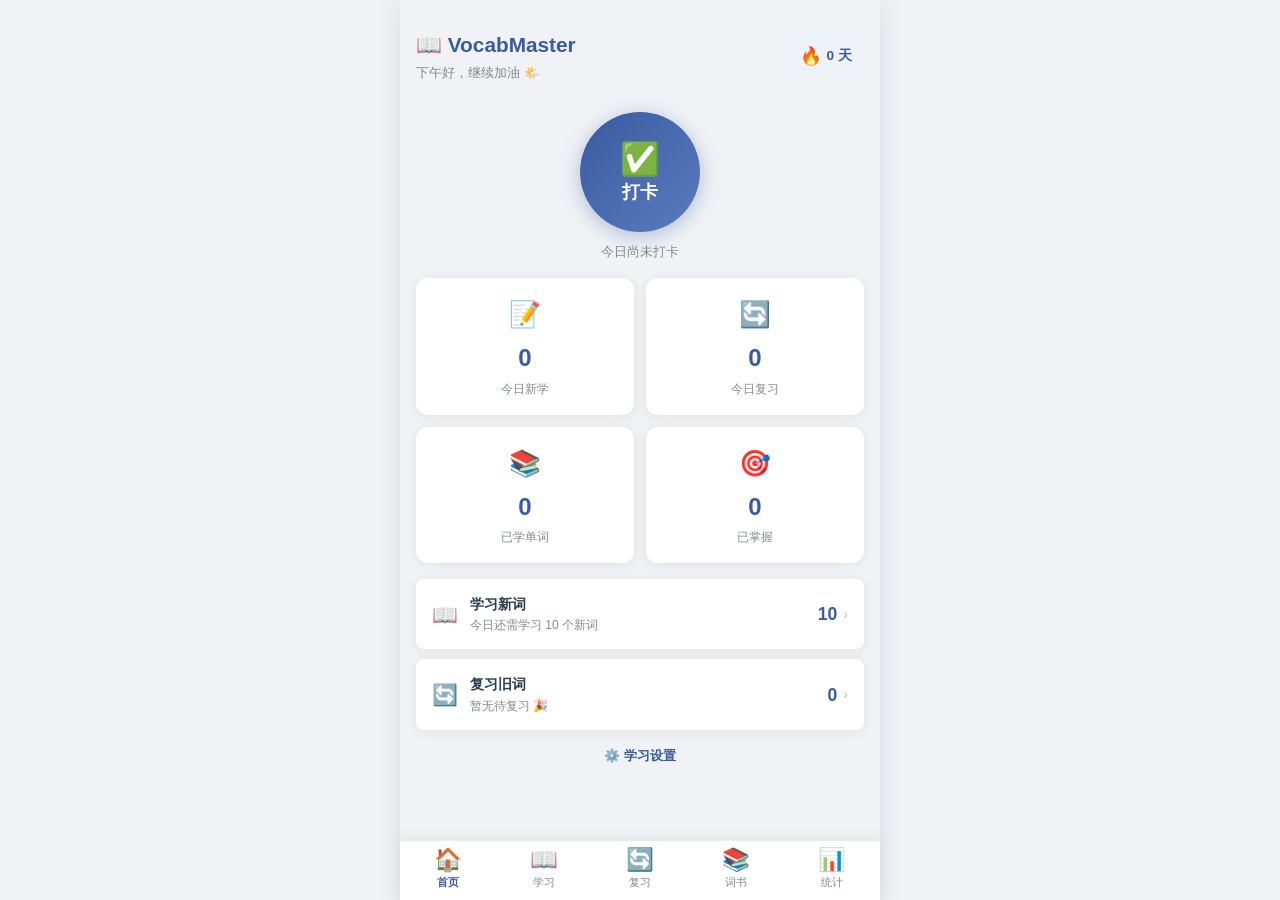
<file: vocab-master.html>
<!DOCTYPE html>
<html lang="zh-CN">
<head>
<meta charset="UTF-8">
<meta name="viewport" content="width=device-width, initial-scale=1.0, maximum-scale=1.0, user-scalable=no">
<title>VocabMaster - 智能英语单词学习</title>
<style>
/* ========== Reset & Base ========== */
*{margin:0;padding:0;box-sizing:border-box}
html{font-size:16px;-webkit-text-size-adjust:100%}
body{font-family:-apple-system,BlinkMacSystemFont,'Segoe UI','PingFang SC','Hiragino Sans GB','Microsoft YaHei',sans-serif;background:#f0f2f5;color:#2c3e50;line-height:1.6;min-height:100vh;overflow-x:hidden}
a{text-decoration:none;color:inherit}
button{border:none;cursor:pointer;font-family:inherit;font-size:inherit}
input{font-family:inherit;font-size:inherit}
ul,ol{list-style:none}

/* ========== CSS Variables ========== */
:root{
  --primary:#3a5ba0;
  --primary-light:#5a7bc0;
  --primary-dark:#2a4580;
  --primary-bg:#eef2f9;
  --success:#27ae60;
  --success-light:#2ecc71;
  --warning:#e67e22;
  --danger:#e74c3c;
  --info:#3498db;
  --bg:#f0f2f5;
  --card:#ffffff;
  --text:#2c3e50;
  --text-secondary:#7f8c8d;
  --text-muted:#bdc3c7;
  --border:#e8ecf1;
  --shadow:0 2px 12px rgba(44,62,80,0.08);
  --shadow-lg:0 4px 24px rgba(44,62,80,0.12);
  --radius:12px;
  --radius-sm:8px;
  --nav-height:60px;
}

/* ========== Layout ========== */
.app-container{max-width:480px;margin:0 auto;min-height:100vh;background:var(--bg);position:relative}
.page{display:none;padding:16px;padding-bottom:calc(var(--nav-height) + 24px);min-height:100vh;animation:fadeIn .3s ease}
.page.active{display:block}
@keyframes fadeIn{from{opacity:0;transform:translateY(8px)}to{opacity:1;transform:translateY(0)}}

/* ========== Top Bar ========== */
.top-bar{display:flex;align-items:center;justify-content:space-between;padding:12px 0;margin-bottom:16px}
.top-bar h1{font-size:1.3rem;font-weight:700;color:var(--primary)}
.top-bar .subtitle{font-size:.8rem;color:var(--text-secondary);margin-top:2px}
.streak-badge{display:flex;align-items:center;gap:4px;background:var(--primary-bg);padding:6px 12px;border-radius:20px;font-size:.85rem;font-weight:600;color:var(--primary)}
.streak-badge .fire{font-size:1.1rem}

/* ========== Bottom Navigation ========== */
.bottom-nav{position:fixed;bottom:0;left:50%;transform:translateX(-50%);width:100%;max-width:480px;height:var(--nav-height);background:var(--card);display:flex;align-items:center;justify-content:space-around;box-shadow:0 -2px 12px rgba(0,0,0,0.06);z-index:100;border-top:1px solid var(--border)}
.nav-item{display:flex;flex-direction:column;align-items:center;gap:2px;padding:6px 12px;border-radius:var(--radius-sm);transition:all .2s;cursor:pointer;-webkit-tap-highlight-color:transparent}
.nav-item .nav-icon{font-size:1.4rem;line-height:1}
.nav-item .nav-label{font-size:.7rem;color:var(--text-secondary);font-weight:500}
.nav-item.active{color:var(--primary)}
.nav-item.active .nav-label{color:var(--primary);font-weight:600}
.nav-item .nav-badge{position:absolute;top:2px;right:2px;background:var(--danger);color:#fff;font-size:.6rem;min-width:16px;height:16px;border-radius:8px;display:flex;align-items:center;justify-content:center;font-weight:600}
.nav-item{position:relative}

/* ========== Card ========== */
.card{background:var(--card);border-radius:var(--radius);padding:20px;box-shadow:var(--shadow);margin-bottom:16px}
.card-title{font-size:1rem;font-weight:600;color:var(--text);margin-bottom:12px;display:flex;align-items:center;gap:8px}

/* ========== Buttons ========== */
.btn{display:inline-flex;align-items:center;justify-content:center;gap:6px;padding:10px 20px;border-radius:var(--radius-sm);font-weight:600;font-size:.9rem;transition:all .2s;-webkit-tap-highlight-color:transparent}
.btn-primary{background:var(--primary);color:#fff}
.btn-primary:hover{background:var(--primary-light)}
.btn-primary:active{transform:scale(.97)}
.btn-success{background:var(--success);color:#fff}
.btn-warning{background:var(--warning);color:#fff}
.btn-danger{background:var(--danger);color:#fff}
.btn-outline{background:transparent;border:2px solid var(--primary);color:var(--primary)}
.btn-ghost{background:transparent;color:var(--primary);padding:8px 12px}
.btn-lg{padding:14px 28px;font-size:1rem;border-radius:var(--radius)}
.btn-sm{padding:6px 14px;font-size:.8rem}
.btn-block{width:100%;justify-content:center}
.btn:disabled{opacity:.5;cursor:not-allowed;transform:none!important}
.btn-group{display:flex;gap:8px;flex-wrap:wrap}

/* ========== Progress Bar ========== */
.progress-bar{height:8px;background:var(--border);border-radius:4px;overflow:hidden}
.progress-bar .fill{height:100%;border-radius:4px;transition:width .5s ease;background:linear-gradient(90deg,var(--primary),var(--primary-light))}
.progress-text{font-size:.8rem;color:var(--text-secondary);margin-top:4px}

/* ========== Dashboard ========== */
.dashboard-stats{display:grid;grid-template-columns:1fr 1fr;gap:12px;margin-bottom:16px}
.stat-card{background:var(--card);border-radius:var(--radius);padding:16px;box-shadow:var(--shadow);text-align:center}
.stat-card .stat-icon{font-size:1.6rem;margin-bottom:4px}
.stat-card .stat-value{font-size:1.5rem;font-weight:700;color:var(--primary)}
.stat-card .stat-label{font-size:.75rem;color:var(--text-secondary);margin-top:2px}

.checkin-section{text-align:center;margin-bottom:16px}
.checkin-btn{width:120px;height:120px;border-radius:50%;background:linear-gradient(135deg,var(--primary),var(--primary-light));color:#fff;font-size:1.1rem;font-weight:700;display:flex;flex-direction:column;align-items:center;justify-content:center;margin:0 auto;box-shadow:0 4px 20px rgba(58,91,160,0.35);transition:all .3s;cursor:pointer;border:none}
.checkin-btn:hover{transform:scale(1.05);box-shadow:0 6px 28px rgba(58,91,160,0.45)}
.checkin-btn:active{transform:scale(.95)}
.checkin-btn.checked{background:linear-gradient(135deg,var(--success),var(--success-light));box-shadow:0 4px 20px rgba(39,174,96,0.35)}
.checkin-btn .checkin-icon{font-size:2rem;margin-bottom:2px}

.today-tasks{display:flex;flex-direction:column;gap:10px}
.task-item{display:flex;align-items:center;justify-content:space-between;padding:14px 16px;background:var(--card);border-radius:var(--radius-sm);box-shadow:var(--shadow);cursor:pointer;transition:all .2s;-webkit-tap-highlight-color:transparent}
.task-item:hover{transform:translateX(4px)}
.task-item:active{transform:scale(.98)}
.task-left{display:flex;align-items:center;gap:12px}
.task-left .task-icon{font-size:1.3rem}
.task-info .task-name{font-weight:600;font-size:.9rem}
.task-info .task-desc{font-size:.75rem;color:var(--text-secondary)}
.task-right{display:flex;align-items:center;gap:6px}
.task-count{font-size:1.1rem;font-weight:700;color:var(--primary)}
.task-arrow{color:var(--text-muted);font-size:.9rem}

/* ========== Learning Page ========== */
.learn-header{display:flex;align-items:center;justify-content:space-between;margin-bottom:16px}
.learn-progress{font-size:.85rem;color:var(--text-secondary)}
.learn-close{width:36px;height:36px;border-radius:50%;background:var(--border);display:flex;align-items:center;justify-content:center;cursor:pointer;font-size:1.1rem;transition:all .2s}
.learn-close:hover{background:#ddd}

.word-card-container{perspective:1000px;margin-bottom:20px}
.word-card{background:var(--card);border-radius:var(--radius);box-shadow:var(--shadow-lg);min-height:340px;padding:28px 24px;position:relative;transition:transform .6s;transform-style:preserve-3d;cursor:pointer}
.word-card.flipped{transform:rotateY(180deg)}
.word-card .front,.word-card .back{backface-visibility:hidden}
.word-card .back{transform:rotateY(180deg);position:absolute;top:0;left:0;width:100%;height:100%;padding:28px 24px;display:flex;flex-direction:column;justify-content:center}

.word-main{text-align:center;margin-bottom:20px}
.word-text{font-size:2.2rem;font-weight:700;color:var(--text);margin-bottom:6px;letter-spacing:1px}
.word-phonetic{font-size:1rem;color:var(--text-secondary);font-style:italic;margin-bottom:8px}
.word-pos{display:inline-block;padding:2px 10px;background:var(--primary-bg);color:var(--primary);border-radius:12px;font-size:.8rem;font-weight:500}
.word-speak-btn{display:inline-flex;align-items:center;justify-content:center;width:44px;height:44px;border-radius:50%;background:var(--primary-bg);color:var(--primary);font-size:1.3rem;cursor:pointer;transition:all .2s;margin-top:8px;border:none}
.word-speak-btn:hover{background:var(--primary);color:#fff}
.word-speak-btn:active{transform:scale(.9)}
.word-speak-btn.speaking{animation:pulse 1s infinite}
@keyframes pulse{0%,100%{transform:scale(1)}50%{transform:scale(1.1)}}

.word-detail{margin-top:16px}
.word-definition{font-size:1.2rem;font-weight:600;color:var(--text);margin-bottom:12px;padding:12px;background:var(--primary-bg);border-radius:var(--radius-sm);border-left:4px solid var(--primary)}
.word-example{font-size:.9rem;color:var(--text-secondary);line-height:1.7}
.word-example .en{font-style:italic;color:var(--text);margin-bottom:4px}
.word-example .zh{font-size:.85rem}

.learn-actions{display:flex;gap:10px;margin-top:20px}
.learn-actions .btn{flex:1}

.tap-hint{text-align:center;font-size:.8rem;color:var(--text-muted);margin-top:12px;animation:blink 2s infinite}
@keyframes blink{0%,100%{opacity:1}50%{opacity:.4}}

/* ========== Review Page ========== */
.review-mode-selector{display:flex;flex-direction:column;gap:12px;margin-bottom:20px}
.mode-card{display:flex;align-items:center;gap:14px;padding:16px;background:var(--card);border-radius:var(--radius);box-shadow:var(--shadow);cursor:pointer;transition:all .2s;-webkit-tap-highlight-color:transparent;border:2px solid transparent}
.mode-card:hover{border-color:var(--primary-light);transform:translateY(-2px)}
.mode-card:active{transform:scale(.98)}
.mode-card .mode-icon{font-size:2rem;width:48px;text-align:center}
.mode-card .mode-info .mode-name{font-weight:600;font-size:.95rem}
.mode-card .mode-info .mode-desc{font-size:.78rem;color:var(--text-secondary)}
.mode-card .mode-count{margin-left:auto;font-size:.85rem;color:var(--primary);font-weight:600;white-space:nowrap}

.review-header{display:flex;align-items:center;justify-content:space-between;margin-bottom:12px;padding:0 4px}
.review-count{font-size:.85rem;color:var(--text-secondary)}

.review-card{background:var(--card);border-radius:var(--radius);box-shadow:var(--shadow-lg);padding:24px;margin-bottom:16px}
.review-question{font-size:1.3rem;font-weight:700;text-align:center;margin-bottom:24px;min-height:50px;display:flex;align-items:center;justify-content:center}
.review-question .phonetic-hint{font-size:.9rem;color:var(--text-secondary);font-weight:400;display:block;margin-top:4px}

.choices{display:flex;flex-direction:column;gap:10px}
.choice-btn{padding:14px 16px;background:var(--bg);border:2px solid var(--border);border-radius:var(--radius-sm);text-align:left;font-size:.9rem;cursor:pointer;transition:all .2s;-webkit-tap-highlight-color:transparent}
.choice-btn:hover{border-color:var(--primary-light);background:var(--primary-bg)}
.choice-btn:active{transform:scale(.98)}
.choice-btn.correct{border-color:var(--success);background:#e8f8f0;color:var(--success)}
.choice-btn.wrong{border-color:var(--danger);background:#fde8e8;color:var(--danger)}
.choice-btn .choice-label{display:inline-block;width:24px;height:24px;border-radius:50%;background:var(--border);text-align:center;line-height:24px;font-size:.75rem;font-weight:600;margin-right:10px}
.choice-btn.correct .choice-label{background:var(--success);color:#fff}
.choice-btn.wrong .choice-label{background:var(--danger);color:#fff}

.spelling-input{display:flex;gap:6px;justify-content:center;flex-wrap:wrap;margin-bottom:16px}
.spelling-input input{width:100%;padding:14px 16px;font-size:1.2rem;border:2px solid var(--border);border-radius:var(--radius-sm);text-align:center;letter-spacing:2px;outline:none;transition:border-color .2s}
.spelling-input input:focus{border-color:var(--primary)}
.spelling-input input.correct{border-color:var(--success);background:#e8f8f0}
.spelling-input input.wrong{border-color:var(--danger);background:#fde8e8}

.review-feedback{text-align:center;padding:16px;border-radius:var(--radius-sm);margin-top:12px;animation:fadeIn .3s}
.review-feedback.correct{background:#e8f8f0;color:var(--success)}
.review-feedback.wrong{background:#fde8e8;color:var(--danger)}
.review-feedback .feedback-word{font-size:1.1rem;font-weight:700;margin-bottom:4px}
.review-feedback .feedback-def{font-size:.85rem;opacity:.8}

.listen-btn-large{display:flex;flex-direction:column;align-items:center;justify-content:center;gap:8px;padding:32px;background:var(--primary-bg);border-radius:var(--radius);cursor:pointer;transition:all .2s;margin-bottom:20px;border:none;width:100%}
.listen-btn-large:hover{background:var(--primary);color:#fff}
.listen-btn-large .listen-icon{font-size:3rem}
.listen-btn-large .listen-text{font-size:.9rem;font-weight:500}

/* ========== Word Books Page ========== */
.book-card{display:flex;align-items:center;gap:16px;padding:18px;background:var(--card);border-radius:var(--radius);box-shadow:var(--shadow);margin-bottom:12px;cursor:pointer;transition:all .2s;border:2px solid transparent;-webkit-tap-highlight-color:transparent}
.book-card:hover{border-color:var(--primary-light);transform:translateY(-1px)}
.book-card.active{border-color:var(--primary);background:var(--primary-bg)}
.book-card .book-icon{font-size:2.2rem;width:52px;text-align:center}
.book-card .book-info{flex:1}
.book-card .book-name{font-weight:700;font-size:1rem;margin-bottom:2px}
.book-card .book-desc{font-size:.78rem;color:var(--text-secondary);margin-bottom:6px}
.book-card .book-progress{font-size:.75rem;color:var(--text-secondary)}
.book-card .book-status{font-size:.75rem;padding:3px 10px;border-radius:12px;font-weight:600;white-space:nowrap}
.book-card .book-status.using{background:var(--primary);color:#fff}
.book-card .book-status.completed{background:var(--success);color:#fff}

/* ========== Statistics Page ========== */
.stats-overview{display:grid;grid-template-columns:repeat(3,1fr);gap:10px;margin-bottom:16px}
.stats-overview .stat-item{text-align:center;padding:14px 8px;background:var(--card);border-radius:var(--radius-sm);box-shadow:var(--shadow)}
.stats-overview .stat-item .stat-val{font-size:1.3rem;font-weight:700;color:var(--primary)}
.stats-overview .stat-item .stat-lbl{font-size:.7rem;color:var(--text-secondary);margin-top:2px}

.mastery-distribution{display:flex;height:24px;border-radius:12px;overflow:hidden;margin:8px 0}
.mastery-distribution .seg{transition:width .5s ease;min-width:2px}
.mastery-distribution .seg.new{background:var(--text-muted)}
.mastery-distribution .seg.learning{background:var(--warning)}
.mastery-distribution .seg.familiar{background:var(--info)}
.mastery-distribution .seg.mastered{background:var(--success)}
.mastery-legend{display:flex;flex-wrap:wrap;gap:12px;margin-top:8px;font-size:.78rem}
.mastery-legend .legend-item{display:flex;align-items:center;gap:4px}
.mastery-legend .legend-dot{width:10px;height:10px;border-radius:50%}
.mastery-legend .legend-dot.new{background:var(--text-muted)}
.mastery-legend .legend-dot.learning{background:var(--warning)}
.mastery-legend .legend-dot.familiar{background:var(--info)}
.mastery-legend .legend-dot.mastered{background:var(--success)}

.calendar-section{margin-top:16px}
.calendar-header{display:flex;align-items:center;justify-content:space-between;margin-bottom:12px}
.calendar-header .month-title{font-weight:600;font-size:.95rem}
.calendar-header button{width:32px;height:32px;border-radius:50%;background:var(--bg);border:none;cursor:pointer;font-size:1rem;display:flex;align-items:center;justify-content:center;transition:all .2s}
.calendar-header button:hover{background:var(--primary-bg);color:var(--primary)}
.calendar-grid{display:grid;grid-template-columns:repeat(7,1fr);gap:4px;text-align:center}
.calendar-grid .day-label{font-size:.7rem;color:var(--text-muted);padding:4px 0;font-weight:500}
.calendar-grid .day-cell{aspect-ratio:1;display:flex;align-items:center;justify-content:center;font-size:.78rem;border-radius:50%;cursor:default;transition:all .2s}
.calendar-grid .day-cell.empty{cursor:default}
.calendar-grid .day-cell.checked{background:var(--success);color:#fff;font-weight:600}
.calendar-grid .day-cell.today{border:2px solid var(--primary);font-weight:600}

.daily-chart{display:flex;align-items:flex-end;gap:4px;height:80px;margin-top:8px;padding:0 4px}
.daily-chart .chart-bar{flex:1;background:var(--primary);border-radius:4px 4px 0 0;min-width:8px;transition:height .5s ease;position:relative}
.daily-chart .chart-bar:hover{background:var(--primary-light)}
.daily-chart .chart-labels{display:flex;gap:4px;padding:0 4px;margin-top:4px}
.daily-chart .chart-labels span{flex:1;text-align:center;font-size:.6rem;color:var(--text-muted)}

/* ========== Settings Modal ========== */
.modal-overlay{position:fixed;top:0;left:0;right:0;bottom:0;background:rgba(0,0,0,.5);z-index:200;display:none;align-items:center;justify-content:center;padding:20px}
.modal-overlay.show{display:flex}
.modal{background:var(--card);border-radius:var(--radius);padding:24px;max-width:400px;width:100%;max-height:80vh;overflow-y:auto;animation:modalIn .3s ease}
@keyframes modalIn{from{opacity:0;transform:scale(.9)}to{opacity:1;transform:scale(1)}}
.modal h2{font-size:1.1rem;margin-bottom:16px;display:flex;align-items:center;gap:8px}
.modal .setting-item{display:flex;align-items:center;justify-content:space-between;padding:12px 0;border-bottom:1px solid var(--border)}
.modal .setting-item:last-child{border-bottom:none}
.modal .setting-label{font-size:.9rem;font-weight:500}
.modal .setting-label small{display:block;font-size:.75rem;color:var(--text-secondary);font-weight:400;margin-top:2px}
.modal .setting-control input[type="number"]{width:60px;padding:6px 8px;border:1px solid var(--border);border-radius:var(--radius-sm);text-align:center;font-size:.9rem}
.modal .close-btn{width:100%;margin-top:16px}

/* ========== Toast ========== */
.toast{position:fixed;top:20px;left:50%;transform:translateX(-50%);background:var(--text);color:#fff;padding:10px 20px;border-radius:var(--radius-sm);font-size:.85rem;z-index:300;animation:toastIn .3s ease;max-width:90%;text-align:center}
@keyframes toastIn{from{opacity:0;transform:translate(-50%,-20px)}to{opacity:1;transform:translate(-50%,0)}}

/* ========== Empty State ========== */
.empty-state{text-align:center;padding:40px 20px;color:var(--text-secondary)}
.empty-state .empty-icon{font-size:3rem;margin-bottom:12px}
.empty-state .empty-text{font-size:.95rem;margin-bottom:16px}

/* ========== Completion ========== */
.completion-screen{text-align:center;padding:40px 20px}
.completion-screen .completion-icon{font-size:4rem;margin-bottom:16px}
.completion-screen h2{font-size:1.4rem;color:var(--primary);margin-bottom:8px}
.completion-screen .completion-stats{display:flex;justify-content:center;gap:24px;margin:20px 0}
.completion-screen .completion-stat{text-align:center}
.completion-screen .completion-stat .val{font-size:1.5rem;font-weight:700;color:var(--primary)}
.completion-screen .completion-stat .lbl{font-size:.75rem;color:var(--text-secondary)}

/* ========== Responsive ========== */
@media(min-width:481px){
  .app-container{box-shadow:var(--shadow-lg)}
}
@media(max-width:360px){
  .word-text{font-size:1.8rem}
  .dashboard-stats{grid-template-columns:1fr 1fr}
  .stats-overview{grid-template-columns:repeat(3,1fr)}
}

/* ========== Scrollbar ========== */
::-webkit-scrollbar{width:4px}
::-webkit-scrollbar-track{background:transparent}
::-webkit-scrollbar-thumb{background:var(--border);border-radius:2px}

/* ========== Loading ========== */
.loading-spinner{width:32px;height:32px;border:3px solid var(--border);border-top-color:var(--primary);border-radius:50%;animation:spin .8s linear infinite;margin:20px auto}
@keyframes spin{to{transform:rotate(360deg)}}

/* ========== Review result card ========== */
.result-card{background:var(--card);border-radius:var(--radius);padding:16px;margin-bottom:10px;display:flex;align-items:center;gap:12px;box-shadow:var(--shadow)}
.result-card .result-word{font-weight:700;font-size:1rem;flex:1}
.result-card .result-status{padding:3px 10px;border-radius:12px;font-size:.75rem;font-weight:600}
.result-card .result-status.mastered{background:#e8f8f0;color:var(--success)}
.result-card .result-status.learning{background:#fef3e2;color:var(--warning)}
.result-card .result-status.new{background:#f0f0f0;color:var(--text-secondary)}
</style>
</head>
<body>

<!-- ========== App Container ========== -->
<div class="app-container" id="app">

  <!-- ===== Dashboard Page ===== -->
  <div class="page active" id="page-dashboard">
    <div class="top-bar">
      <div>
        <h1>📖 VocabMaster</h1>
        <div class="subtitle" id="greeting-text">今天也要加油哦</div>
      </div>
      <div class="streak-badge" id="streak-badge">
        <span class="fire">🔥</span>
        <span id="streak-count">0</span>天
      </div>
    </div>

    <div class="checkin-section">
      <button class="checkin-btn" id="checkin-btn" onclick="handleCheckin()">
        <span class="checkin-icon">✅</span>
        <span id="checkin-text">打卡</span>
      </button>
      <div style="margin-top:10px;font-size:.8rem;color:var(--text-secondary)" id="checkin-status">今日尚未打卡</div>
    </div>

    <div class="dashboard-stats">
      <div class="stat-card">
        <div class="stat-icon">📝</div>
        <div class="stat-value" id="stat-new">0</div>
        <div class="stat-label">今日新学</div>
      </div>
      <div class="stat-card">
        <div class="stat-icon">🔄</div>
        <div class="stat-value" id="stat-review">0</div>
        <div class="stat-label">今日复习</div>
      </div>
      <div class="stat-card">
        <div class="stat-icon">📚</div>
        <div class="stat-value" id="stat-total">0</div>
        <div class="stat-label">已学单词</div>
      </div>
      <div class="stat-card">
        <div class="stat-icon">🎯</div>
        <div class="stat-value" id="stat-mastered">0</div>
        <div class="stat-label">已掌握</div>
      </div>
    </div>

    <div class="today-tasks">
      <div class="task-item" onclick="startLearning()">
        <div class="task-left">
          <span class="task-icon">📖</span>
          <div class="task-info">
            <div class="task-name">学习新词</div>
            <div class="task-desc" id="task-new-desc">继续加油</div>
          </div>
        </div>
        <div class="task-right">
          <span class="task-count" id="task-new-count">0</span>
          <span class="task-arrow">›</span>
        </div>
      </div>
      <div class="task-item" onclick="navigateTo('review')">
        <div class="task-left">
          <span class="task-icon">🔄</span>
          <div class="task-info">
            <div class="task-name">复习旧词</div>
            <div class="task-desc" id="task-review-desc">暂无待复习</div>
          </div>
        </div>
        <div class="task-right">
          <span class="task-count" id="task-review-count">0</span>
          <span class="task-arrow">›</span>
        </div>
      </div>
    </div>

    <div style="margin-top:12px;text-align:center">
      <button class="btn btn-ghost btn-sm" onclick="showSettings()">⚙️ 学习设置</button>
    </div>
  </div>

  <!-- ===== Learning Page ===== -->
  <div class="page" id="page-learn">
    <div class="learn-header">
      <div class="learn-progress" id="learn-progress">1 / 10</div>
      <div class="learn-close" onclick="exitLearning()">✕</div>
    </div>
    <div class="progress-bar" style="margin-bottom:16px">
      <div class="fill" id="learn-progress-bar" style="width:10%"></div>
    </div>

    <div class="word-card-container" id="learn-card-container">
      <!-- Word card will be rendered here -->
    </div>

    <div id="learn-actions-container">
      <!-- Action buttons will be rendered here -->
    </div>
  </div>

  <!-- ===== Review Page ===== -->
  <div class="page" id="page-review">
    <div class="top-bar">
      <div><h1>🔄 复习</h1></div>
      <button class="btn btn-ghost btn-sm" id="review-back-btn" onclick="exitReview()" style="display:none">返回</button>
    </div>

    <div id="review-mode-select">
      <p style="font-size:.85rem;color:var(--text-secondary);margin-bottom:12px">选择复习模式</p>
      <div class="review-mode-selector" id="review-modes">
        <!-- Mode cards rendered here -->
      </div>
    </div>

    <div id="review-session" style="display:none">
      <div class="review-header">
        <span class="review-count" id="review-count">1 / 10</span>
        <div class="progress-bar" style="width:120px">
          <div class="fill" id="review-progress-bar" style="width:10%"></div>
        </div>
      </div>
      <div id="review-card-area">
        <!-- Review card rendered here -->
      </div>
    </div>

    <div id="review-complete" style="display:none">
      <!-- Completion screen rendered here -->
    </div>
  </div>

  <!-- ===== Word Books Page ===== -->
  <div class="page" id="page-books">
    <div class="top-bar">
      <div><h1>📚 词书</h1></div>
    </div>
    <div id="books-list">
      <!-- Book cards rendered here -->
    </div>
  </div>

  <!-- ===== Statistics Page ===== -->
  <div class="page" id="page-stats">
    <div class="top-bar">
      <div><h1>📊 统计</h1></div>
    </div>

    <div class="stats-overview" id="stats-overview">
      <!-- Stats overview rendered here -->
    </div>

    <div class="card">
      <div class="card-title">🎯 掌握程度分布</div>
      <div class="mastery-distribution" id="mastery-bar"></div>
      <div class="mastery-legend" id="mastery-legend"></div>
    </div>

    <div class="card">
      <div class="card-title">📅 学习日历</div>
      <div class="calendar-section">
        <div class="calendar-header">
          <button onclick="changeMonth(-1)">◀</button>
          <span class="month-title" id="calendar-month"></span>
          <button onclick="changeMonth(1)">▶</button>
        </div>
        <div class="calendar-grid" id="calendar-grid"></div>
      </div>
    </div>

    <div class="card">
      <div class="card-title">📈 近7日学习量</div>
      <div class="daily-chart" id="daily-chart"></div>
      <div class="chart-labels" id="daily-chart-labels"></div>
    </div>
  </div>

</div>

<!-- ========== Bottom Navigation ========== -->
<div class="bottom-nav" id="bottom-nav">
  <div class="nav-item active" onclick="navigateTo('dashboard')" data-page="dashboard">
    <span class="nav-icon">🏠</span>
    <span class="nav-label">首页</span>
  </div>
  <div class="nav-item" onclick="navigateTo('learn')" data-page="learn">
    <span class="nav-icon">📖</span>
    <span class="nav-label">学习</span>
  </div>
  <div class="nav-item" onclick="navigateTo('review')" data-page="review">
    <span class="nav-icon">🔄</span>
    <span class="nav-label">复习</span>
  </div>
  <div class="nav-item" onclick="navigateTo('books')" data-page="books">
    <span class="nav-icon">📚</span>
    <span class="nav-label">词书</span>
  </div>
  <div class="nav-item" onclick="navigateTo('stats')" data-page="stats">
    <span class="nav-icon">📊</span>
    <span class="nav-label">统计</span>
  </div>
</div>

<!-- ========== Settings Modal ========== -->
<div class="modal-overlay" id="settings-modal">
  <div class="modal">
    <h2>⚙️ 学习设置</h2>
    <div class="setting-item">
      <div class="setting-label">每日新学单词数<small>每天学习的新单词数量</small></div>
      <div class="setting-control"><input type="number" id="setting-daily-new" min="5" max="50" value="10"></div>
    </div>
    <div class="setting-item">
      <div class="setting-label">每日复习上限<small>每天复习单词的最大数量</small></div>
      <div class="setting-control"><input type="number" id="setting-daily-review" min="10" max="100" value="30"></div>
    </div>
    <div class="setting-item">
      <div class="setting-label">🗑️ 重置学习数据<small>清除所有学习进度</small></div>
      <div class="setting-control"><button class="btn btn-danger btn-sm" onclick="resetAllData()">重置</button></div>
    </div>
    <button class="btn btn-primary btn-block close-btn" onclick="saveSettings()">保存</button>
  </div>
</div>

<script>
// ========================================================================
// ===== 词库数据 =====
// ========================================================================
const WORD_BOOKS = {
  'cet4': {
    id: 'cet4',
    name: 'CET-4 核心词汇',
    desc: '大学英语四级核心词汇，打好基础',
    icon: '📘',
    words: [
      {word:'abandon',phonetic:'/əˈbændən/',pos:'v.',def:'放弃；抛弃',ex:'He abandoned his plan to travel abroad.',exCn:'他放弃了出国旅行的计划。'},
      {word:'abstract',phonetic:'/ˈæbstrækt/',pos:'adj.',def:'抽象的 n. 摘要',ex:'The concept is too abstract for children.',exCn:'这个概念对孩子们来说太抽象了。'},
      {word:'academic',phonetic:'/ˌækəˈdemɪk/',pos:'adj.',def:'学术的；学院的',ex:'She has an outstanding academic record.',exCn:'她有着出色的学术成绩。'},
      {word:'accomplish',phonetic:'/əˈkɒmplɪʃ/',pos:'v.',def:'完成；实现',ex:'We accomplished the task ahead of schedule.',exCn:'我们提前完成了任务。'},
      {word:'acknowledge',phonetic:'/əkˈnɒlɪdʒ/',pos:'v.',def:'承认；确认',ex:'He acknowledged his mistake publicly.',exCn:'他公开承认了自己的错误。'},
      {word:'acquire',phonetic:'/əˈkwaɪər/',pos:'v.',def:'获得；习得',ex:'She acquired a taste for classical music.',exCn:'她培养了对古典音乐的品味。'},
      {word:'adequate',phonetic:'/ˈædɪkwət/',pos:'adj.',def:'充足的；适当的',ex:'The food supply is adequate for the winter.',exCn:'食物供应足够过冬。'},
      {word:'adjust',phonetic:'/əˈdʒʌst/',pos:'v.',def:'调整；适应',ex:'You need to adjust to the new environment.',exCn:'你需要适应新环境。'},
      {word:'advocate',phonetic:'/ˈædvəkeɪt/',pos:'v.',def:'提倡；主张 n. 提倡者',ex:'She advocates for equal rights.',exCn:'她倡导平等权利。'},
      {word:'afford',phonetic:'/əˈfɔːrd/',pos:'v.',def:'买得起；提供',ex:'I cannot afford a new car.',exCn:'我买不起新车。'},
      {word:'aggressive',phonetic:'/əˈɡresɪv/',pos:'adj.',def:'侵略的；好斗的',ex:'He took an aggressive approach to sales.',exCn:'他采取了积极的销售策略。'},
      {word:'allocate',phonetic:'/ˈæləkeɪt/',pos:'v.',def:'分配；拨出',ex:'The government allocated funds for education.',exCn:'政府拨出了教育经费。'},
      {word:'alter',phonetic:'/ˈɔːltər/',pos:'v.',def:'改变；修改',ex:'We need to alter our plans.',exCn:'我们需要修改计划。'},
      {word:'alternative',phonetic:'/ɔːlˈtɜːrnətɪv/',pos:'n.',def:'替代选择 adj. 替代的',ex:'Is there an alternative solution?',exCn:'有没有替代方案？'},
      {word:'ambiguous',phonetic:'/æmˈbɪɡjuəs/',pos:'adj.',def:'模糊的；含混的',ex:'His reply was deliberately ambiguous.',exCn:'他的回答故意含糊其辞。'},
      {word:'ambitious',phonetic:'/æmˈbɪʃəs/',pos:'adj.',def:'有抱负的；雄心勃勃的',ex:'She is ambitious and hardworking.',exCn:'她既有雄心又勤奋。'},
      {word:'analyze',phonetic:'/ˈænəlaɪz/',pos:'v.',def:'分析；解析',ex:'We need to analyze the data carefully.',exCn:'我们需要仔细分析数据。'},
      {word:'annual',phonetic:'/ˈænjuəl/',pos:'adj.',def:'每年的；年度的',ex:'The annual report is now available.',exCn:'年度报告现已发布。'},
      {word:'anticipate',phonetic:'/ænˈtɪsɪpeɪt/',pos:'v.',def:'预期；期望',ex:'We anticipate a busy holiday season.',exCn:'我们预期假期会很忙。'},
      {word:'apparent',phonetic:'/əˈpærənt/',pos:'adj.',def:'明显的；表面上的',ex:'It was apparent that she was tired.',exCn:'很明显她累了。'},
      {word:'appreciate',phonetic:'/əˈpriːʃieɪt/',pos:'v.',def:'欣赏；感激',ex:'I really appreciate your help.',exCn:'我非常感谢你的帮助。'},
      {word:'approach',phonetic:'/əˈprəʊtʃ/',pos:'v.',def:'接近 n. 方法',ex:'We need a new approach to this problem.',exCn:'我们需要用新方法解决这个问题。'},
      {word:'appropriate',phonetic:'/əˈprəʊpriət/',pos:'adj.',def:'适当的；恰当的',ex:'This dress is not appropriate for the occasion.',exCn:'这条裙子不适合这个场合。'},
      {word:'approve',phonetic:'/əˈpruːv/',pos:'v.',def:'批准；赞成',ex:'The committee approved the proposal.',exCn:'委员会批准了这项提案。'},
      {word:'arise',phonetic:'/əˈraɪz/',pos:'v.',def:'出现；产生',ex:'New problems may arise during the project.',exCn:'项目过程中可能出现新问题。'},
      {word:'artificial',phonetic:'/ˌɑːrtɪˈfɪʃl/',pos:'adj.',def:'人工的；虚假的',ex:'Artificial intelligence is changing our lives.',exCn:'人工智能正在改变我们的生活。'},
      {word:'assess',phonetic:'/əˈses/',pos:'v.',def:'评估；评定',ex:'We need to assess the risk before investing.',exCn:'投资前我们需要评估风险。'},
      {word:'assign',phonetic:'/əˈsaɪn/',pos:'v.',def:'分配；指派',ex:'The teacher assigned homework to students.',exCn:'老师给学生布置了作业。'},
      {word:'associate',phonetic:'/əˈsəʊʃieɪt/',pos:'v.',def:'联系；联想',ex:'People often associate wealth with happiness.',exCn:'人们常把财富和幸福联系在一起。'},
      {word:'assume',phonetic:'/əˈsjuːm/',pos:'v.',def:'假设；承担',ex:'I assume you have read the report.',exCn:'我假设你已经读过报告了。'},
      {word:'assure',phonetic:'/əˈʃʊər/',pos:'v.',def:'保证；使确信',ex:'I assure you that everything is fine.',exCn:'我向你保证一切都没问题。'},
      {word:'attach',phonetic:'/əˈtætʃ/',pos:'v.',def:'附加；连接',ex:'Please attach your resume to the email.',exCn:'请将简历附在邮件中。'},
      {word:'attempt',phonetic:'/əˈtempt/',pos:'v.',def:'尝试；企图',ex:'He attempted to climb the mountain alone.',exCn:'他尝试独自攀登那座山。'},
      {word:'attribute',phonetic:'/əˈtrɪbjuːt/',pos:'v.',def:'归因于 n. 属性',ex:'She attributes her success to hard work.',exCn:'她把成功归因于努力工作。'},
      {word:'available',phonetic:'/əˈveɪləbl/',pos:'adj.',def:'可用的；有空的',ex:'The room is available next week.',exCn:'这间房下周可用。'}
    ]
  },
  'cet6': {
    id: 'cet6',
    name: 'CET-6 核心词汇',
    desc: '大学英语六级核心词汇，进阶提升',
    icon: '📗',
    words: [
      {word:'abide',phonetic:'/əˈbaɪd/',pos:'v.',def:'遵守；忍受',ex:'You must abide by the rules.',exCn:'你必须遵守规则。'},
      {word:'abolish',phonetic:'/əˈbɒlɪʃ/',pos:'v.',def:'废除；废止',ex:'The government abolished the old tax law.',exCn:'政府废除了旧税法。'},
      {word:'abrupt',phonetic:'/əˈbrʌpt/',pos:'adj.',def:'突然的；唐突的',ex:'The road makes an abrupt turn.',exCn:'道路突然转弯。'},
      {word:'absurd',phonetic:'/əbˈsɜːrd/',pos:'adj.',def:'荒谬的；可笑的',ex:'It would be absurd to blame them.',exCn:'责怪他们是荒谬的。'},
      {word:'abundance',phonetic:'/əˈbʌndəns/',pos:'n.',def:'丰富；充裕',ex:'There is an abundance of natural resources.',exCn:'这里有丰富的自然资源。'},
      {word:'accumulate',phonetic:'/əˈkjuːmjəleɪt/',pos:'v.',def:'积累；堆积',ex:'He accumulated a fortune over the years.',exCn:'多年来他积累了一笔财富。'},
      {word:'acquaint',phonetic:'/əˈkweɪnt/',pos:'v.',def:'使熟悉；介绍',ex:'Let me acquaint you with the new system.',exCn:'让我给你介绍新系统。'},
      {word:'adhere',phonetic:'/ədˈhɪər/',pos:'v.',def:'坚持；粘附',ex:'We must adhere to the original plan.',exCn:'我们必须坚持原计划。'},
      {word:'adjacent',phonetic:'/əˈdʒeɪsnt/',pos:'adj.',def:'邻近的；毗连的',ex:'The hotel is adjacent to the railway station.',exCn:'酒店紧邻火车站。'},
      {word:'administer',phonetic:'/ədˈmɪnɪstər/',pos:'v.',def:'管理；执行',ex:'She administers the project efficiently.',exCn:'她高效地管理着这个项目。'},
      {word:'adolescent',phonetic:'/ˌædəˈlesnt/',pos:'n.',def:'青少年 adj. 青春期的',ex:'Adolescents often face identity issues.',exCn:'青少年常面临身份认同问题。'},
      {word:'advent',phonetic:'/ˈædvent/',pos:'n.',def:'出现；到来',ex:'The advent of the internet changed everything.',exCn:'互联网的出现改变了一切。'},
      {word:'adverse',phonetic:'/ˈædvɜːrs/',pos:'adj.',def:'不利的；相反的',ex:'Adverse weather conditions delayed the flight.',exCn:'恶劣天气延误了航班。'},
      {word:'affluent',phonetic:'/ˈæfluənt/',pos:'adj.',def:'富裕的；丰富的',ex:'They live in an affluent neighborhood.',exCn:'他们住在富裕的社区。'},
      {word:'aggravate',phonetic:'/ˈæɡrəveɪt/',pos:'v.',def:'加重；恶化',ex:'Stress can aggravate the condition.',exCn:'压力可能加重病情。'},
      {word:'aggregate',phonetic:'/ˈæɡrɪɡeɪt/',pos:'v.',def:'聚集 adj. 总计的',ex:'The aggregate cost exceeded the budget.',exCn:'总费用超过了预算。'},
      {word:'alienate',phonetic:'/ˈeɪliəneɪt/',pos:'v.',def:'疏远；使疏离',ex:'His behavior alienated his friends.',exCn:'他的行为疏远了朋友。'},
      {word:'alleviate',phonetic:'/əˈliːvieɪt/',pos:'v.',def:'减轻；缓和',ex:'Medicine can alleviate the pain.',exCn:'药物可以减轻疼痛。'},
      {word:'allure',phonetic:'/əˈlʊər/',pos:'v.',def:'引诱 n. 诱惑力',ex:'The allure of the city attracted many young people.',exCn:'城市的魅力吸引了许多年轻人。'},
      {word:'ameliorate',phonetic:'/əˈmiːliəreɪt/',pos:'v.',def:'改善；改进',ex:'Steps were taken to ameliorate the situation.',exCn:'采取了措施来改善局势。'},
      {word:'amplify',phonetic:'/ˈæmplɪfaɪ/',pos:'v.',def:'放大；增强',ex:'The microphone amplified his voice.',exCn:'麦克风放大了他的声音。'},
      {word:'analogy',phonetic:'/əˈnælədʒi/',pos:'n.',def:'类比；类推',ex:'He drew an analogy between life and a journey.',exCn:'他把人生比作一段旅程。'},
      {word:'anonymous',phonetic:'/əˈnɒnɪməs/',pos:'adj.',def:'匿名的；无名的',ex:'The donor wished to remain anonymous.',exCn:'捐赠者希望匿名。'},
      {word:'apparatus',phonetic:'/ˌæpəˈreɪtəs/',pos:'n.',def:'器械；装置',ex:'The lab is equipped with modern apparatus.',exCn:'实验室配备了现代化设备。'},
      {word:'appeal',phonetic:'/əˈpiːl/',pos:'v.',def:'呼吁 n. 上诉',ex:'The charity appealed for donations.',exCn:'慈善机构呼吁捐款。'},
      {word:'appraise',phonetic:'/əˈpreɪz/',pos:'v.',def:'评价；鉴定',ex:'The manager will appraise your performance.',exCn:'经理将评估你的表现。'},
      {word:'articulate',phonetic:'/ɑːˈtɪkjuleɪt/',pos:'adj.',def:'善于表达的 v. 清楚表述',ex:'She is very articulate in expressing her ideas.',exCn:'她很善于表达自己的想法。'},
      {word:'ascertain',phonetic:'/ˌæsəˈteɪn/',pos:'v.',def:'确定；查明',ex:'We need to ascertain the facts first.',exCn:'我们需要先查明事实。'},
      {word:'asset',phonetic:'/ˈæset/',pos:'n.',def:'资产；优点',ex:'Good health is a great asset.',exCn:'健康是一笔巨大的财富。'},
      {word:'assimilate',phonetic:'/əˈsɪməleɪt/',pos:'v.',def:'同化；吸收',ex:'It takes time to assimilate new information.',exCn:'吸收新信息需要时间。'},
      {word:'authentic',phonetic:'/ɔːˈθentɪk/',pos:'adj.',def:'真实的；正宗的',ex:'This is an authentic Italian restaurant.',exCn:'这是一家正宗的意大利餐厅。'},
      {word:'autonomous',phonetic:'/ɔːˈtɒnəməs/',pos:'adj.',def:'自治的；自主的',ex:'The region is fully autonomous.',exCn:'该地区完全自治。'},
      {word:'bias',phonetic:'/ˈbaɪəs/',pos:'n.',def:'偏见；偏心',ex:'The report showed a clear bias.',exCn:'报告显示出明显的偏见。'},
      {word:'bolster',phonetic:'/ˈbəʊlstər/',pos:'v.',def:'支持；增强',ex:'The evidence bolsters the theory.',exCn:'这一证据支持了该理论。'},
      {word:'bureaucracy',phonetic:'/bjʊˈrɒkrəsi/',pos:'n.',def:'官僚体制；官僚主义',ex:'Excessive bureaucracy slows down progress.',exCn:'过度的官僚主义阻碍了进步。'}
    ]
  },
  'ielts': {
    id: 'ielts',
    name: '雅思核心词汇',
    desc: 'IELTS考试高频核心词汇',
    icon: '📙',
    words: [
      {word:'accommodate',phonetic:'/əˈkɒmədeɪt/',pos:'v.',def:'容纳；提供住宿',ex:'The hotel can accommodate 200 guests.',exCn:'这家酒店可容纳200位客人。'},
      {word:'accumulate',phonetic:'/əˈkjuːmjəleɪt/',pos:'v.',def:'积累；积聚',ex:'Dust tends to accumulate on surfaces.',exCn:'灰尘容易积聚在表面上。'},
      {word:'adapt',phonetic:'/əˈdæpt/',pos:'v.',def:'适应；改编',ex:'Animals adapt to their environment.',exCn:'动物适应它们的环境。'},
      {word:'advocate',phonetic:'/ˈædvəkeɪt/',pos:'v.',def:'主张 n. 拥护者',ex:'Many experts advocate renewable energy.',exCn:'许多专家主张使用可再生能源。'},
      {word:'affluent',phonetic:'/ˈæfluənt/',pos:'adj.',def:'富裕的；丰富的',ex:'Affluent societies face different challenges.',exCn:'富裕社会面临不同的挑战。'},
      {word:'alternative',phonetic:'/ɔːlˈtɜːrnətɪv/',pos:'n.',def:'替代方案 adj. 替代的',ex:'Solar energy is a viable alternative.',exCn:'太阳能是一种可行的替代方案。'},
      {word:'anticipate',phonetic:'/ænˈtɪsɪpeɪt/',pos:'v.',def:'预期；预料',ex:'We anticipate significant changes next year.',exCn:'我们预计明年会有重大变化。'},
      {word:'attribute',phonetic:'/əˈtrɪbjuːt/',pos:'v.',def:'归因于 n. 属性',ex:'He attributes his recovery to exercise.',exCn:'他把康复归功于锻炼。'},
      {word:'beneficial',phonetic:'/ˌbenɪˈfɪʃl/',pos:'adj.',def:'有益的；有利的',ex:'Regular exercise is beneficial to health.',exCn:'规律的运动对健康有益。'},
      {word:'budget',phonetic:'/ˈbʌdʒɪt/',pos:'n.',def:'预算 v. 编预算',ex:'We need to stick to our budget.',exCn:'我们需要坚持预算。'},
      {word:'capacity',phonetic:'/kəˈpæsəti/',pos:'n.',def:'容量；能力',ex:'The stadium has a capacity of 50,000.',exCn:'体育场可容纳五万人。'},
      {word:'certificate',phonetic:'/sərˈtɪfɪkət/',pos:'n.',def:'证书；执照',ex:'You need a medical certificate for this.',exCn:'你需要一张医疗证明。'},
      {word:'challenge',phonetic:'/ˈtʃælɪndʒ/',pos:'n.',def:'挑战 v. 质疑',ex:'Climate change is a global challenge.',exCn:'气候变化是全球性挑战。'},
      {word:'circumstance',phonetic:'/ˈsɜːrkəmstæns/',pos:'n.',def:'情况；环境',ex:'Under no circumstance should you give up.',exCn:'在任何情况下都不应放弃。'},
      {word:'collaborate',phonetic:'/kəˈlæbəreɪt/',pos:'v.',def:'合作；协作',ex:'The two companies decided to collaborate.',exCn:'两家公司决定合作。'},
      {word:'commence',phonetic:'/kəˈmens/',pos:'v.',def:'开始；着手',ex:'The ceremony will commence at noon.',exCn:'典礼将于中午开始。'},
      {word:'compensate',phonetic:'/ˈkɒmpenseɪt/',pos:'v.',def:'补偿；赔偿',ex:'The company will compensate for the loss.',exCn:'公司将赔偿损失。'},
      {word:'conceive',phonetic:'/kənˈsiːv/',pos:'v.',def:'构想；想象',ex:'I cannot conceive of a better solution.',exCn:'我无法想象更好的解决方案。'},
      {word:'confirm',phonetic:'/kənˈfɜːrm/',pos:'v.',def:'证实；确认',ex:'Please confirm your reservation by email.',exCn:'请通过电子邮件确认预订。'},
      {word:'consequence',phonetic:'/ˈkɒnsɪkwəns/',pos:'n.',def:'后果；结果',ex:'Every action has consequences.',exCn:'每个行为都有后果。'},
      {word:'contemporary',phonetic:'/kənˈtemprəri/',pos:'adj.',def:'当代的 n. 同代人',ex:'Contemporary art is often controversial.',exCn:'当代艺术常常有争议。'},
      {word:'contradict',phonetic:'/ˌkɒntrəˈdɪkt/',pos:'v.',def:'反驳；矛盾',ex:'The evidence contradicts his statement.',exCn:'证据与他的陈述相矛盾。'},
      {word:'controversial',phonetic:'/ˌkɒntrəˈvɜːrʃl/',pos:'adj.',def:'有争议的',ex:'The policy remains highly controversial.',exCn:'这项政策仍然很有争议。'},
      {word:'convention',phonetic:'/kənˈvenʃn/',pos:'n.',def:'惯例；大会',ex:'The convention attracted thousands of attendees.',exCn:'大会吸引了数千名参与者。'},
      {word:'coordinate',phonetic:'/kəʊˈɔːdɪneɪt/',pos:'v.',def:'协调；配合',ex:'We need to coordinate our efforts.',exCn:'我们需要协调行动。'},
      {word:'cornerstone',phonetic:'/ˈkɔːrnərstəʊn/',pos:'n.',def:'基石；基础',ex:'Education is the cornerstone of society.',exCn:'教育是社会的基石。'},
      {word:'cumulative',phonetic:'/ˈkjuːmjələtɪv/',pos:'adj.',def:'累积的',ex:'The cumulative effect was significant.',exCn:'累积效应是显著的。'},
      {word:'delegate',phonetic:'/ˈdelɪɡeɪt/',pos:'v.',def:'委派 n. 代表',ex:'A good manager knows how to delegate.',exCn:'好的管理者知道如何委派任务。'},
      {word:'demographics',phonetic:'/ˌdeməˈɡræfɪks/',pos:'n.',def:'人口统计资料',ex:'Demographics influence market trends.',exCn:'人口统计数据影响市场趋势。'},
      {word:'deploy',phonetic:'/dɪˈplɔɪ/',pos:'v.',def:'部署；调动',ex:'The company deployed new technology.',exCn:'公司部署了新技术。'},
      {word:'derive',phonetic:'/dɪˈraɪv/',pos:'v.',def:'源于；获得',ex:'The word derives from Latin.',exCn:'这个词源于拉丁语。'},
      {word:'devastating',phonetic:'/ˈdevəsteɪtɪŋ/',pos:'adj.',def:'毁灭性的',ex:'The earthquake had a devastating impact.',exCn:'地震造成了毁灭性的影响。'},
      {word:'diminish',phonetic:'/dɪˈmɪnɪʃ/',pos:'v.',def:'减少；缩小',ex:'His influence has diminished over time.',exCn:'他的影响力随时间减弱了。'},
      {word:'discipline',phonetic:'/ˈdɪsəplɪn/',pos:'n.',def:'纪律；学科',ex:'Self-discipline is key to success.',exCn:'自律是成功的关键。'},
      {word:'diverse',phonetic:'/daɪˈvɜːrs/',pos:'adj.',def:'多样的；不同的',ex:'The city has a diverse population.',exCn:'这座城市人口多样化。'}
    ]
  },
  'gre': {
    id: 'gre',
    name: 'GRE 核心词汇',
    desc: 'GRE考试核心词汇，挑战极限',
    icon: '📕',
    words: [
      {word:'abate',phonetic:'/əˈbeɪt/',pos:'v.',def:'减少；减弱',ex:'The storm began to abate by evening.',exCn:'到傍晚暴风雨开始减弱。'},
      {word:'abdicate',phonetic:'/ˈæbdɪkeɪt/',pos:'v.',def:'退位；放弃',ex:'The king was forced to abdicate.',exCn:'国王被迫退位。'},
      {word:'abjure',phonetic:'/əbˈdʒʊər/',pos:'v.',def:'发誓放弃；郑重拒绝',ex:'He abjured his former beliefs.',exCn:'他发誓放弃以前的信仰。'},
      {word:'abstemious',phonetic:'/æbˈstiːmiəs/',pos:'adj.',def:'有节制的；节俭的',ex:'He led an abstemious lifestyle.',exCn:'他过着节制的生活方式。'},
      {word:'acrimony',phonetic:'/ˈækrɪməni/',pos:'n.',def:'刻毒；激烈',ex:'The debate ended in acrimony.',exCn:'辩论以激烈的争吵告终。'},
      {word:'acumen',phonetic:'/ˈækjʊmen/',pos:'n.',def:'敏锐；精明',ex:'She showed great business acumen.',exCn:'她展现了出色的商业敏锐度。'},
      {word:'admonish',phonetic:'/ədˈmɒnɪʃ/',pos:'v.',def:'告诫；劝告',ex:'The teacher admonished the student.',exCn:'老师告诫了这名学生。'},
      {word:'adulterate',phonetic:'/əˈdʌltəreɪt/',pos:'v.',def:'掺杂；掺假',ex:'The food was adulterated with chemicals.',exCn:'食物被掺入了化学物质。'},
      {word:'affable',phonetic:'/ˈæfəbl/',pos:'adj.',def:'和蔼的；友善的',ex:'He is an affable and pleasant person.',exCn:'他是一个和蔼可亲的人。'},
      {word:'alacrity',phonetic:'/əˈlækrəti/',pos:'n.',def:'敏捷；乐意',ex:'She accepted the invitation with alacrity.',exCn:'她欣然接受了邀请。'},
      {word:'amalgamate',phonetic:'/əˈmælɡəmeɪt/',pos:'v.',def:'合并；融合',ex:'The two companies amalgamated last year.',exCn:'两家公司去年合并了。'},
      {word:'ameliorate',phonetic:'/əˈmiːliəreɪt/',pos:'v.',def:'改善；改进',ex:'Reforms were introduced to ameliorate conditions.',exCn:'推行了改革以改善条件。'},
      {word:'anachronism',phonetic:'/əˈnækrənɪzəm/',pos:'n.',def:'时代错误；过时之物',ex:'The law is an anachronism in modern society.',exCn:'这项法律在现代社会已过时。'},
      {word:'anomaly',phonetic:'/əˈnɒməli/',pos:'n.',def:'异常；反常',ex:'The data showed several anomalies.',exCn:'数据显示了几处异常。'},
      {word:'antipathy',phonetic:'/ænˈtɪpəθi/',pos:'n.',def:'反感；厌恶',ex:'She felt an antipathy toward dishonesty.',exCn:'她对不诚实感到厌恶。'},
      {word:'apathy',phonetic:'/ˈæpəθi/',pos:'n.',def:'冷漠；无动于衷',ex:'Voter apathy is a serious problem.',exCn:'选民冷漠是一个严重的问题。'},
      {word:'appease',phonetic:'/əˈpiːz/',pos:'v.',def:'安抚；平息',ex:'The government tried to appease the protesters.',exCn:'政府试图安抚抗议者。'},
      {word:'approbation',phonetic:'/ˌæprəˈbeɪʃn/',pos:'n.',def:'认可；批准',ex:'The plan received the committee\'s approbation.',exCn:'计划获得了委员会的认可。'},
      {word:'arbiter',phonetic:'/ˈɑːrbɪtər/',pos:'n.',def:'仲裁者；主宰者',ex:'Fashion is the arbiter of taste.',exCn:'时尚是品味的主宰者。'},
      {word:'arcane',phonetic:'/ɑːrˈkeɪn/',pos:'adj.',def:'神秘的；晦涩的',ex:'The ritual was shrouded in arcane knowledge.',exCn:'这个仪式笼罩在神秘的知识中。'},
      {word:'arduous',phonetic:'/ˈɑːrdjuəs/',pos:'adj.',def:'艰巨的；费力的',ex:'The journey was long and arduous.',exCn:'旅途漫长而艰辛。'},
      {word:'ascetic',phonetic:'/əˈsetɪk/',pos:'adj.',def:'苦行的 n. 苦行者',ex:'He lived an ascetic life in the mountains.',exCn:'他在山中过着苦行的生活。'},
      {word:'assiduous',phonetic:'/əˈsɪdjuəs/',pos:'adj.',def:'勤勉的；刻苦的',ex:'She was assiduous in her studies.',exCn:'她在学习上勤勉刻苦。'},
      {word:'assuage',phonetic:'/əˈsweɪdʒ/',pos:'v.',def:'缓和；减轻',ex:'Nothing could assuage her grief.',exCn:'没有什么能减轻她的悲伤。'},
      {word:'attenuate',phonetic:'/əˈtenjueɪt/',pos:'v.',def:'使变弱；稀释',ex:'The signal attenuates over distance.',exCn:'信号随距离而衰减。'},
      {word:'audacious',phonetic:'/ɔːˈdeɪʃəs/',pos:'adj.',def:'大胆的；鲁莽的',ex:'The plan was audacious but feasible.',exCn:'这个计划大胆但可行。'},
      {word:'auspicious',phonetic:'/ɔːˈspɪʃəs/',pos:'adj.',def:'吉祥的；有前途的',ex:'It was an auspicious beginning to the year.',exCn:'这是一年吉祥的开端。'},
      {word:'avarice',phonetic:'/ˈævərɪs/',pos:'n.',def:'贪婪',ex:'His avarice led to his downfall.',exCn:'他的贪婪导致了他的败落。'},
      {word:'axiom',phonetic:'/ˈæksiəm/',pos:'n.',def:'公理；格言',ex:'It is an axiom of economics that supply meets demand.',exCn:'供需相等是经济学的公理。'},
      {word:'bolster',phonetic:'/ˈbəʊlstər/',pos:'v.',def:'支持；增强',ex:'New data bolsters the hypothesis.',exCn:'新数据支持了这一假说。'},
      {word:'cacophony',phonetic:'/kəˈkɒfəni/',pos:'n.',def:'刺耳的声音；不和谐',ex:'A cacophony of car horns filled the street.',exCn:'刺耳的汽车喇叭声充满了街道。'},
      {word:'caustic',phonetic:'/ˈkɔːstɪk/',pos:'adj.',def:'腐蚀性的；刻薄的',ex:'His caustic remarks hurt her feelings.',exCn:'他刻薄的话伤了她的感情。'},
      {word:'chicanery',phonetic:'/ʃɪˈkeɪnəri/',pos:'n.',def:'诡计；狡辩',ex:'The politician was known for his chicanery.',exCn:'这位政客以诡计多端著称。'},
      {word:'cogent',phonetic:'/ˈkəʊdʒənt/',pos:'adj.',def:'令人信服的',ex:'She presented a cogent argument.',exCn:'她提出了令人信服的论点。'},
      {word:'contrite',phonetic:'/kənˈtraɪt/',pos:'adj.',def:'悔恨的；痛悔的',ex:'He seemed genuinely contrite about his behavior.',exCn:'他似乎对自己的行为真心悔过。'}
    ]
  }
};

// ========================================================================
// ===== 应用状态管理 =====
// ========================================================================
const STORAGE_KEYS = {
  CURRENT_BOOK: 'vm_currentBook',
  WORD_PROGRESS: 'vm_wordProgress',
  CHECKIN_DATA: 'vm_checkinData',
  SETTINGS: 'vm_settings',
  LEARNING_STATE: 'vm_learningState'
};

// 默认设置
const DEFAULT_SETTINGS = {
  dailyNew: 10,
  dailyReview: 30
};

// 学习状态：new / learning / familiar / mastered
const STATUS = { NEW: 'new', LEARNING: 'learning', FAMILIAR: 'familiar', MASTERED: 'mastered' };

// 获取当前日期字符串 (YYYY-MM-DD)
function todayStr() {
  const d = new Date();
  return `${d.getFullYear()}-${String(d.getMonth()+1).padStart(2,'0')}-${String(d.getDate()).padStart(2,'0')}`;
}

// 从 localStorage 加载数据
function loadData(key, defaultVal) {
  try {
    const d = localStorage.getItem(key);
    return d ? JSON.parse(d) : defaultVal;
  } catch(e) {
    return defaultVal;
  }
}

// 保存数据到 localStorage
function saveData(key, val) {
  try {
    localStorage.setItem(key, JSON.stringify(val));
  } catch(e) {
    console.warn('localStorage save failed:', e);
  }
}

// 获取当前词书ID
function getCurrentBookId() {
  return loadData(STORAGE_KEYS.CURRENT_BOOK, 'cet4');
}

// 设置当前词书
function setCurrentBookId(bookId) {
  saveData(STORAGE_KEYS.CURRENT_BOOK, bookId);
}

// 获取所有单词进度 { "cet4::abandon": { ... } }
function getAllProgress() {
  return loadData(STORAGE_KEYS.WORD_PROGRESS, {});
}

// 保存所有进度
function saveAllProgress(progress) {
  saveData(STORAGE_KEYS.WORD_PROGRESS, progress);
}

// 获取某个单词的进度
function getWordProgress(bookId, word) {
  const key = `${bookId}::${word}`;
  const all = getAllProgress();
  return all[key] || {
    status: STATUS.NEW,
    easeFactor: 2.5,
    interval: 0,
    repetitions: 0,
    nextReview: 0,
    lastReview: 0,
    learnDate: ''
  };
}

// 保存某个单词的进度
function setWordProgress(bookId, word, progress) {
  const key = `${bookId}::${word}`;
  const all = getAllProgress();
  all[key] = progress;
  saveAllProgress(all);
}

// 获取打卡数据 { "2024-01-15": { newWords: 5, reviewWords: 10, checked: true } }
function getCheckinData() {
  return loadData(STORAGE_KEYS.CHECKIN_DATA, {});
}

// 保存打卡数据
function saveCheckinData(data) {
  saveData(STORAGE_KEYS.CHECKIN_DATA, data);
}

// 获取设置
function getSettings() {
  return loadData(STORAGE_KEYS.SETTINGS, DEFAULT_SETTINGS);
}

// 保存设置
function saveSettingsData(settings) {
  saveData(STORAGE_KEYS.SETTINGS, settings);
}

// ========================================================================
// ===== SM-2 间隔重复算法 =====
// ========================================================================
/**
 * SM-2 变体算法
 * quality: 0-5 评分
 *   5 = 完美回忆
 *   4 = 犹豫后正确
 *   3 = 困难但回忆起来
 *   2 = 错误但似曾相识
 *   1 = 错误，毫无印象
 *   0 = 完全不认识
 */
function sm2(progress, quality) {
  let { easeFactor, interval, repetitions } = progress;

  if (quality >= 3) {
    // 回忆成功
    if (repetitions === 0) {
      interval = 1; // 1天后
    } else if (repetitions === 1) {
      interval = 6; // 6天后
    } else {
      interval = Math.round(interval * easeFactor);
    }
    repetitions++;
  } else {
    // 回忆失败，重置
    repetitions = 0;
    interval = 1;
  }

  // 更新 ease factor
  easeFactor = easeFactor + (0.1 - (5 - quality) * (0.08 + (5 - quality) * 0.02));
  if (easeFactor < 1.3) easeFactor = 1.3;

  // 计算下次复习时间
  const now = Date.now();
  const nextReview = now + interval * 24 * 60 * 60 * 1000;

  // 更新状态
  let status = progress.status;
  if (status === STATUS.NEW) status = STATUS.LEARNING;
  else if (status === STATUS.LEARNING && quality >= 4 && repetitions >= 3) status = STATUS.FAMILIAR;
  else if (status === STATUS.FAMILIAR && quality >= 4 && repetitions >= 5) status = STATUS.MASTERED;
  // 如果答得太差，降级
  if (quality <= 1 && status === STATUS.MASTERED) status = STATUS.FAMILIAR;
  if (quality === 0 && status === STATUS.FAMILIAR) status = STATUS.LEARNING;

  return {
    ...progress,
    easeFactor,
    interval,
    repetitions,
    nextReview,
    lastReview: now,
    status
  };
}

// ========================================================================
// ===== 发音 (Web Speech API) =====
// ========================================================================
function speakWord(word, rate) {
  if (!('speechSynthesis' in window)) {
    showToast('您的浏览器不支持语音功能');
    return;
  }
  window.speechSynthesis.cancel();
  const utterance = new SpeechSynthesisUtterance(word);
  utterance.lang = 'en-US';
  utterance.rate = rate || 0.85;
  utterance.pitch = 1;
  window.speechSynthesis.speak(utterance);
  return utterance;
}

// ========================================================================
// ===== Toast 提示 =====
// ========================================================================
function showToast(msg, duration) {
  const existing = document.querySelector('.toast');
  if (existing) existing.remove();
  const toast = document.createElement('div');
  toast.className = 'toast';
  toast.textContent = msg;
  document.body.appendChild(toast);
  setTimeout(() => toast.remove(), duration || 2000);
}

// ========================================================================
// ===== 导航 =====
// ========================================================================
let currentPage = 'dashboard';

function navigateTo(page) {
  // 如果点击"学习"，但还没有学习队列，则初始化
  if (page === 'learn') {
    startLearning();
    return;
  }

  currentPage = page;
  document.querySelectorAll('.page').forEach(p => p.classList.remove('active'));
  document.getElementById(`page-${page}`).classList.add('active');
  document.querySelectorAll('.nav-item').forEach(n => n.classList.remove('active'));
  document.querySelector(`.nav-item[data-page="${page}"]`)?.classList.add('active');

  // 渲染对应页面
  if (page === 'dashboard') renderDashboard();
  else if (page === 'review') renderReviewModes();
  else if (page === 'books') renderBooks();
  else if (page === 'stats') renderStats();
}

// ========================================================================
// ===== 仪表盘 =====
// ========================================================================
function renderDashboard() {
  const bookId = getCurrentBookId();
  const book = WORD_BOOKS[bookId];
  const progress = getAllProgress();
  const settings = getSettings();
  const checkinData = getCheckinData();
  const today = todayStr();

  // 问候语
  const hour = new Date().getHours();
  let greeting = '今天也要加油哦 💪';
  if (hour < 6) greeting = '夜深了，注意休息 🌙';
  else if (hour < 12) greeting = '早安，新的一天开始了 ☀️';
  else if (hour < 18) greeting = '下午好，继续加油 🌤️';
  else greeting = '晚上好，温故知新 🌙';
  document.getElementById('greeting-text').textContent = greeting;

  // 计算今日统计
  let todayNew = 0, todayReview = 0;
  const todayData = checkinData[today] || {};
  todayNew = todayData.newWords || 0;
  todayReview = todayData.reviewWords || 0;

  // 计算总学过/掌握
  let totalLearned = 0, totalMastered = 0;
  Object.keys(progress).forEach(key => {
    if (key.startsWith(bookId + '::')) {
      const p = progress[key];
      if (p.status !== STATUS.NEW) totalLearned++;
      if (p.status === STATUS.MASTERED) totalMastered++;
    }
  });

  document.getElementById('stat-new').textContent = todayNew;
  document.getElementById('stat-review').textContent = todayReview;
  document.getElementById('stat-total').textContent = totalLearned;
  document.getElementById('stat-mastered').textContent = totalMastered;

  // 计算待学新词数量
  const newWordsCount = getNewWordsQueue(bookId, settings.dailyNew).length;
  const reviewWordsCount = getReviewWordsQueue(bookId, settings.dailyReview).length;

  document.getElementById('task-new-count').textContent = newWordsCount;
  document.getElementById('task-new-desc').textContent = newWordsCount > 0 ? `今日还需学习 ${newWordsCount} 个新词` : '今日新词已学完 🎉';
  document.getElementById('task-review-count').textContent = reviewWordsCount;
  document.getElementById('task-review-desc').textContent = reviewWordsCount > 0 ? `有 ${reviewWordsCount} 个单词待复习` : '暂无待复习 🎉';

  // 打卡状态
  const checkinBtn = document.getElementById('checkin-btn');
  const checkinText = document.getElementById('checkin-text');
  const checkinStatus = document.getElementById('checkin-status');
  if (todayData.checked) {
    checkinBtn.classList.add('checked');
    checkinText.textContent = '已打卡';
    checkinStatus.textContent = `今日已打卡 · 新学${todayNew}词 · 复习${todayReview}词`;
  } else {
    checkinBtn.classList.remove('checked');
    checkinText.textContent = '打卡';
    if (todayNew > 0 || todayReview > 0) {
      checkinStatus.textContent = `完成学习后记得打卡哦`;
    } else {
      checkinStatus.textContent = '今日尚未打卡';
    }
  }

  // 连续打卡天数
  let streak = 0;
  const d = new Date();
  while (true) {
    const ds = `${d.getFullYear()}-${String(d.getMonth()+1).padStart(2,'0')}-${String(d.getDate()).padStart(2,'0')}`;
    if (checkinData[ds] && checkinData[ds].checked) {
      streak++;
      d.setDate(d.getDate() - 1);
    } else {
      break;
    }
  }
  document.getElementById('streak-count').textContent = streak;
}

// 处理打卡
function handleCheckin() {
  const today = todayStr();
  const checkinData = getCheckinData();
  if (checkinData[today] && checkinData[today].checked) {
    showToast('今日已打卡 ✅');
    return;
  }
  const checkinBtn = document.getElementById('checkin-btn');
  checkinBtn.classList.add('checked');

  if (!checkinData[today]) {
    checkinData[today] = { newWords: 0, reviewWords: 0, checked: false };
  }
  checkinData[today].checked = true;
  saveCheckinData(checkinData);

  // 动画效果
  checkinBtn.style.transform = 'scale(1.15)';
  setTimeout(() => checkinBtn.style.transform = '', 300);
  showToast('打卡成功！继续加油 🔥');
  renderDashboard();
}

// ========================================================================
// ===== 获取学习/复习队列 =====
// ========================================================================

// 获取今日待学新词队列
function getNewWordsQueue(bookId, limit) {
  const book = WORD_BOOKS[bookId];
  if (!book) return [];
  const progress = getAllProgress();
  const queue = [];
  for (const w of book.words) {
    const key = `${bookId}::${w.word}`;
    if (!progress[key] || progress[key].status === STATUS.NEW) {
      queue.push(w);
      if (queue.length >= limit) break;
    }
  }
  return queue;
}

// 获取今日待复习单词队列
function getReviewWordsQueue(bookId, limit) {
  const book = WORD_BOOKS[bookId];
  if (!book) return [];
  const progress = getAllProgress();
  const now = Date.now();
  const queue = [];
  for (const w of book.words) {
    const key = `${bookId}::${w.word}`;
    const p = progress[key];
    if (p && p.status !== STATUS.NEW && p.nextReview <= now) {
      queue.push({ ...w, progress: p });
      if (queue.length >= limit) break;
    }
  }
  return queue;
}

// ========================================================================
// ===== 学习流程 =====
// ========================================================================
let learnQueue = [];
let learnIndex = 0;
let learnFlipped = false;
let learnTodayNew = 0;

function startLearning() {
  const bookId = getCurrentBookId();
  const settings = getSettings();

  // 检查今日已学新词数
  const checkinData = getCheckinData();
  const today = todayStr();
  const todayData = checkinData[today] || {};
  const alreadyLearned = todayData.newWords || 0;
  const remaining = Math.max(0, settings.dailyNew - alreadyLearned);

  learnQueue = getNewWordsQueue(bookId, remaining);

  if (learnQueue.length === 0) {
    showToast('今日新词已学完！去复习吧 🔄');
    return;
  }

  learnIndex = 0;
  learnFlipped = false;
  learnTodayNew = 0;

  // 切换到学习页
  currentPage = 'learn';
  document.querySelectorAll('.page').forEach(p => p.classList.remove('active'));
  document.getElementById('page-learn').classList.add('active');
  document.querySelectorAll('.nav-item').forEach(n => n.classList.remove('active'));
  document.querySelector('.nav-item[data-page=\"learn\"]')?.classList.add('active');

  renderLearnCard();
}

function renderLearnCard() {
  if (learnIndex >= learnQueue.length) {
    finishLearning();
    return;
  }

  const w = learnQueue[learnIndex];
  learnFlipped = false;
  const total = learnQueue.length;

  document.getElementById('learn-progress').textContent = `${learnIndex + 1} / ${total}`;
  document.getElementById('learn-progress-bar').style.width = `${((learnIndex + 1) / total) * 100}%`;

  const container = document.getElementById('learn-card-container');
  container.innerHTML = `
    <div class="word-card" id="learn-word-card" onclick="flipLearnCard()">
      <div class="front">
        <div class="word-main">
          <div class="word-text">${w.word}</div>
          <div class="word-phonetic">${w.phonetic}</div>
          <span class="word-pos">${w.pos}</span>
          <div>
            <button class="word-speak-btn" onclick="event.stopPropagation(); speakWord('${w.word}')" title="播放发音">🔊</button>
          </div>
        </div>
        <div class="tap-hint">👆 点击翻转查看释义</div>
      </div>
      <div class="back">
        <div class="word-main">
          <div class="word-text">${w.word}</div>
          <div class="word-phonetic">${w.phonetic}</div>
        </div>
        <div class="word-detail">
          <div class="word-definition">${w.pos} ${w.def}</div>
          <div class="word-example">
            <div class="en">${w.ex}</div>
            <div class="zh">${w.exCn}</div>
          </div>
        </div>
        <div class="tap-hint">👆 点击翻转回正面</div>
      </div>
    </div>
  `;

  // 动作按钮
  document.getElementById('learn-actions-container').innerHTML = `
    <div class="learn-actions">
      <button class="btn btn-warning" onclick="markLearnWord('hard')">😟 困难</button>
      <button class="btn btn-primary" onclick="markLearnWord('normal')">😊 一般</button>
      <button class="btn btn-success" onclick="markLearnWord('easy')">😄 简单</button>
    </div>
  `;

  // 自动播放发音
  setTimeout(() => speakWord(w.word, 0.8), 300);
}

function flipLearnCard() {
  const card = document.getElementById('learn-word-card');
  if (!card) return;
  learnFlipped = !learnFlipped;
  if (learnFlipped) {
    card.classList.add('flipped');
  } else {
    card.classList.remove('flipped');
  }
}

function markLearnWord(level) {
  const w = learnQueue[learnIndex];
  const bookId = getCurrentBookId();

  // 获取当前进度
  let progress = getWordProgress(bookId, w.word);

  // 如果是新词，设置学习日期
  if (progress.status === STATUS.NEW) {
    progress.learnDate = todayStr();
  }

  // SM-2 评分映射：hard=2, normal=4, easy=5
  const qualityMap = { hard: 2, normal: 4, easy: 5 };
  progress = sm2(progress, qualityMap[level]);
  setWordProgress(bookId, w.word, progress);

  // 更新今日打卡数据
  const checkinData = getCheckinData();
  const today = todayStr();
  if (!checkinData[today]) checkinData[today] = { newWords: 0, reviewWords: 0, checked: false };
  checkinData[today].newWords = (checkinData[today].newWords || 0) + 1;
  saveCheckinData(checkinData);

  learnTodayNew++;
  learnIndex++;
  renderLearnCard();
}

function finishLearning() {
  const container = document.getElementById('learn-card-container');
  const actions = document.getElementById('learn-actions-container');
  container.innerHTML = `
    <div class="completion-screen">
      <div class="completion-icon">🎉</div>
      <h2>学习完成！</h2>
      <p style="color:var(--text-secondary);margin-top:8px">本轮学习了 ${learnTodayNew} 个新单词</p>
      <div class="completion-stats">
        <div class="completion-stat">
          <div class="val">${learnTodayNew}</div>
          <div class="lbl">新学单词</div>
        </div>
      </div>
      <div class="btn-group" style="justify-content:center;margin-top:20px">
        <button class="btn btn-outline" onclick="navigateTo('dashboard')">返回首页</button>
        <button class="btn btn-primary" onclick="navigateTo('review')">去复习</button>
      </div>
    </div>
  `;
  actions.innerHTML = '';
}

function exitLearning() {
  navigateTo('dashboard');
}

// ========================================================================
// ===== 复习模式 =====
// ========================================================================
let reviewMode = null; // 'choice' | 'spelling' | 'listening'
let reviewQueue = [];
let reviewIndex = 0;
let reviewResults = []; // { word, correct, quality }

function renderReviewModes() {
  const bookId = getCurrentBookId();
  const settings = getSettings();
  const reviewCount = getReviewWordsQueue(bookId, settings.dailyReview).length;

  // 更新导航按钮
  document.getElementById('review-back-btn').style.display = 'none';
  document.getElementById('review-mode-select').style.display = 'block';
  document.getElementById('review-session').style.display = 'none';
  document.getElementById('review-complete').style.display = 'none';

  const modesDiv = document.getElementById('review-modes');
  modesDiv.innerHTML = `
    <div class="mode-card" onclick="startReview('choice')">
      <div class="mode-icon">🎯</div>
      <div class="mode-info">
        <div class="mode-name">选择题模式</div>
        <div class="mode-desc">看单词，从四个选项中选出正确释义</div>
      </div>
      <div class="mode-count">${reviewCount}题</div>
    </div>
    <div class="mode-card" onclick="startReview('spelling')">
      <div class="mode-icon">✍️</div>
      <div class="mode-info">
        <div class="mode-name">拼写模式</div>
        <div class="mode-desc">根据释义，拼写正确的单词</div>
      </div>
      <div class="mode-count">${reviewCount}题</div>
    </div>
    <div class="mode-card" onclick="startReview('listening')">
      <div class="mode-icon">🎧</div>
      <div class="mode-info">
        <div class="mode-name">听音辨意模式</div>
        <div class="mode-desc">听发音，从四个选项中选出正确释义</div>
      </div>
      <div class="mode-count">${reviewCount}题</div>
    </div>
  `;

  if (reviewCount === 0) {
    modesDiv.innerHTML = `
      <div class="empty-state">
        <div class="empty-icon">🎉</div>
        <div class="empty-text">暂无待复习单词</div>
        <button class="btn btn-primary" onclick="navigateTo('dashboard')">返回首页</button>
      </div>
    `;
  }
}

function startReview(mode) {
  const bookId = getCurrentBookId();
  const settings = getSettings();
  reviewMode = mode;
  reviewQueue = getReviewWordsQueue(bookId, settings.dailyReview);
  reviewIndex = 0;
  reviewResults = [];

  if (reviewQueue.length === 0) {
    showToast('暂无待复习单词');
    return;
  }

  // 切换UI
  document.getElementById('review-mode-select').style.display = 'none';
  document.getElementById('review-session').style.display = 'block';
  document.getElementById('review-back-btn').style.display = 'inline-flex';
  document.getElementById('review-complete').style.display = 'none';

  renderReviewCard();
}

function renderReviewCard() {
  if (reviewIndex >= reviewQueue.length) {
    finishReview();
    return;
  }

  const w = reviewQueue[reviewIndex];
  const total = reviewQueue.length;

  document.getElementById('review-count').textContent = `${reviewIndex + 1} / ${total}`;
  document.getElementById('review-progress-bar').style.width = `${((reviewIndex + 1) / total) * 100}%`;

  const area = document.getElementById('review-card-area');

  if (reviewMode === 'choice') {
    renderChoiceMode(area, w);
  } else if (reviewMode === 'spelling') {
    renderSpellingMode(area, w);
  } else if (reviewMode === 'listening') {
    renderListeningMode(area, w);
  }
}

// 获取干扰选项（从当前词书取其他词的释义）
function getDistractors(bookId, currentWord, count) {
  const book = WORD_BOOKS[bookId];
  const others = book.words.filter(w => w.word !== currentWord);
  const shuffled = others.sort(() => Math.random() - 0.5);
  return shuffled.slice(0, count).map(w => w.def);
}

// ===== 选择题模式 =====
function renderChoiceMode(area, w) {
  const bookId = getCurrentBookId();
  const distractors = getDistractors(bookId, w.word, 3);
  const options = [w.def, ...distractors].sort(() => Math.random() - 0.5);
  const labels = ['A', 'B', 'C', 'D'];

  area.innerHTML = `
    <div class="review-card">
      <div class="review-question">
        ${w.word}
        <span class="phonetic-hint">${w.phonetic}</span>
      </div>
      <button class="word-speak-btn" style="margin:0 auto 16px" onclick="speakWord('${w.word}')">🔊</button>
      <div class="choices" id="choices-container">
        ${options.map((opt, i) => `
          <button class="choice-btn" onclick="checkChoice(this, '${escapeHtml(w.def)}', '${escapeHtml(opt)}')">
            <span class="choice-label">${labels[i]}</span>${opt}
          </button>
        `).join('')}
      </div>
      <div id="review-feedback-area"></div>
    </div>
  `;

  setTimeout(() => speakWord(w.word), 300);
}

function checkChoice(btn, correctDef, selectedDef) {
  const btns = document.querySelectorAll('#choices-container .choice-btn');
  // 防止重复点击
  if (btns[0].disabled) return;

  const isCorrect = selectedDef === correctDef;
  btn.disabled = true;

  // 标记所有按钮
  btns.forEach(b => {
    b.style.pointerEvents = 'none';
    // 找到正确答案并高亮
    if (b.textContent.includes(correctDef)) {
      b.classList.add('correct');
    }
  });

  if (!isCorrect) {
    btn.classList.add('wrong');
  }

  // 显示反馈
  const w = reviewQueue[reviewIndex];
  const feedbackArea = document.getElementById('review-feedback-area');
  feedbackArea.innerHTML = `
    <div class="review-feedback ${isCorrect ? 'correct' : 'wrong'}">
      <div class="feedback-word">${w.word} ${w.phonetic}</div>
      <div class="feedback-def">${w.pos} ${w.def}</div>
    </div>
    <div style="margin-top:12px">
      <button class="btn btn-primary btn-block" onclick="nextReviewCard(${isCorrect ? 4 : 1})">继续</button>
    </div>
  `;

  // 更新今日复习计数
  updateReviewCount();
}

// ===== 拼写模式 =====
function renderSpellingMode(area, w) {
  area.innerHTML = `
    <div class="review-card">
      <div class="review-question" style="flex-direction:column">
        <div style="font-size:.85rem;color:var(--text-secondary);margin-bottom:4px">根据释义拼写单词</div>
        <div style="font-size:1.1rem;font-weight:600">${w.pos} ${w.def}</div>
      </div>
      <div class="spelling-input">
        <input type="text" id="spelling-answer" placeholder="输入单词..." autocomplete="off" autocapitalize="off" spellcheck="false">
      </div>
      <button class="btn btn-primary btn-block" onclick="checkSpelling()" id="spelling-submit">确认</button>
      <div id="review-feedback-area"></div>
    </div>
  `;

  // 回车提交
  const input = document.getElementById('spelling-answer');
  input.focus();
  input.addEventListener('keydown', function(e) {
    if (e.key === 'Enter') checkSpelling();
  });
}

function checkSpelling() {
  const input = document.getElementById('spelling-answer');
  if (!input || input.disabled) return;

  const w = reviewQueue[reviewIndex];
  const answer = input.value.trim().toLowerCase();
  const correct = w.word.toLowerCase();

  const isCorrect = answer === correct;

  if (isCorrect) {
    input.classList.add('correct');
  } else {
    input.classList.add('wrong');
    input.value = correct;
  }
  input.disabled = true;

  const feedbackArea = document.getElementById('review-feedback-area');
  feedbackArea.innerHTML = `
    <div class="review-feedback ${isCorrect ? 'correct' : 'wrong'}">
      <div class="feedback-word">${w.word} ${w.phonetic}</div>
      <div class="feedback-def">${w.pos} ${w.def}</div>
      ${!isCorrect ? `<div style="margin-top:4px;font-size:.8rem">例句：${w.ex}</div>` : ''}
    </div>
    <div style="margin-top:12px">
      <button class="btn btn-primary btn-block" onclick="nextReviewCard(${isCorrect ? 4 : 1})">继续</button>
    </div>
  `;

  updateReviewCount();
}

// ===== 听音辨意模式 =====
function renderListeningMode(area, w) {
  const bookId = getCurrentBookId();
  const distractors = getDistractors(bookId, w.word, 3);
  const options = [w.def, ...distractors].sort(() => Math.random() - 0.5);
  const labels = ['A', 'B', 'C', 'D'];

  area.innerHTML = `
    <div class="review-card">
      <button class="listen-btn-large" onclick="speakWord('${w.word}', 0.7)" id="listen-play-btn">
        <span class="listen-icon">🎧</span>
        <span class="listen-text">点击播放发音</span>
      </button>
      <div class="choices" id="choices-container">
        ${options.map((opt, i) => `
          <button class="choice-btn" onclick="checkChoice(this, '${escapeHtml(w.def)}', '${escapeHtml(opt)}')">
            <span class="choice-label">${labels[i]}</span>${opt}
          </button>
        `).join('')}
      </div>
      <div id="review-feedback-area"></div>
    </div>
  `;

  setTimeout(() => speakWord(w.word, 0.7), 500);
}

function nextReviewCard(quality) {
  const w = reviewQueue[reviewIndex];
  const bookId = getCurrentBookId();

  // SM-2 更新
  let progress = w.progress || getWordProgress(bookId, w.word);
  progress = sm2(progress, quality);
  setWordProgress(bookId, w.word, progress);

  // 记录结果
  reviewResults.push({
    word: w.word,
    correct: quality >= 3,
    quality
  });

  reviewIndex++;
  renderReviewCard();
}

function updateReviewCount() {
  const checkinData = getCheckinData();
  const today = todayStr();
  if (!checkinData[today]) checkinData[today] = { newWords: 0, reviewWords: 0, checked: false };
  // 延迟到 nextReviewCard 时统一计数，这里不做更新
}

function finishReview() {
  // 更新复习计数
  const checkinData = getCheckinData();
  const today = todayStr();
  if (!checkinData[today]) checkinData[today] = { newWords: 0, reviewWords: 0, checked: false };
  checkinData[today].reviewWords = (checkinData[today].reviewWords || 0) + reviewResults.length;
  saveCheckinData(checkinData);

  // 显示完成页面
  const correctCount = reviewResults.filter(r => r.correct).length;
  const total = reviewResults.length;
  const accuracy = total > 0 ? Math.round((correctCount / total) * 100) : 0;

  document.getElementById('review-session').style.display = 'none';
  document.getElementById('review-complete').style.display = 'block';
  document.getElementById('review-back-btn').style.display = 'none';

  const completeDiv = document.getElementById('review-complete');
  completeDiv.innerHTML = `
    <div class="completion-screen">
      <div class="completion-icon">${accuracy >= 80 ? '🏆' : accuracy >= 60 ? '👍' : '💪'}</div>
      <h2>复习完成！</h2>
      <div class="completion-stats">
        <div class="completion-stat">
          <div class="val">${total}</div>
          <div class="lbl">复习单词</div>
        </div>
        <div class="completion-stat">
          <div class="val">${correctCount}</div>
          <div class="lbl">回答正确</div>
        </div>
        <div class="completion-stat">
          <div class="val">${accuracy}%</div>
          <div class="lbl">正确率</div>
        </div>
      </div>
      <div style="margin-top:16px">
        ${reviewResults.map(r => `
          <div class="result-card">
            <span class="result-word">${r.word}</span>
            <span class="result-status ${r.correct ? 'mastered' : 'learning'}">${r.correct ? '✓ 正确' : '✗ 错误'}</span>
          </div>
        `).join('')}
      </div>
      <div class="btn-group" style="justify-content:center;margin-top:20px">
        <button class="btn btn-outline" onclick="navigateTo('dashboard')">返回首页</button>
        <button class="btn btn-primary" onclick="renderReviewModes()">继续复习</button>
      </div>
    </div>
  `;
}

function exitReview() {
  if (document.getElementById('review-session').style.display === 'block' || document.getElementById('review-complete').style.display === 'block') {
    renderReviewModes();
  } else {
    navigateTo('dashboard');
  }
}

// HTML转义辅助
function escapeHtml(str) {
  return str.replace(/'/g, "\\'").replace(/"/g, '&quot;');
}

// ========================================================================
// ===== 词书页面 =====
// ========================================================================
function renderBooks() {
  const currentBookId = getCurrentBookId();
  const progress = getAllProgress();

  const booksDiv = document.getElementById('books-list');
  booksDiv.innerHTML = '';

  Object.values(WORD_BOOKS).forEach(book => {
    const totalWords = book.words.length;
    let learned = 0, mastered = 0;
    book.words.forEach(w => {
      const key = `${book.id}::${w.word}`;
      const p = progress[key];
      if (p && p.status !== STATUS.NEW) learned++;
      if (p && p.status === STATUS.MASTERED) mastered++;
    });
    const pct = totalWords > 0 ? Math.round((learned / totalWords) * 100) : 0;

    const isActive = book.id === currentBookId;
    const isCompleted = pct === 100;

    const card = document.createElement('div');
    card.className = `book-card ${isActive ? 'active' : ''}`;
    card.onclick = () => selectBook(book.id);
    card.innerHTML = `
      <div class="book-icon">${book.icon}</div>
      <div class="book-info">
        <div class="book-name">${book.name}</div>
        <div class="book-desc">${book.desc}</div>
        <div class="progress-bar" style="margin-top:6px">
          <div class="fill" style="width:${pct}%"></div>
        </div>
        <div class="book-progress">已学 ${learned}/${totalWords} · 掌握 ${mastered} · ${pct}%</div>
      </div>
      <span class="book-status ${isActive ? 'using' : ''} ${isCompleted ? 'completed' : ''}">${isActive ? '使用中' : isCompleted ? '已完成' : '选择'}</span>
    `;
    booksDiv.appendChild(card);
  });
}

function selectBook(bookId) {
  if (getCurrentBookId() !== bookId) {
    setCurrentBookId(bookId);
    showToast(`已切换到 ${WORD_BOOKS[bookId].name}`);
    renderBooks();
  }
}

// ========================================================================
// ===== 统计页面 =====
// ========================================================================
let statsCalendarMonth = new Date().getMonth();
let statsCalendarYear = new Date().getFullYear();

function renderStats() {
  const bookId = getCurrentBookId();
  const book = WORD_BOOKS[bookId];
  const progress = getAllProgress();
  const checkinData = getCheckinData();

  // 概览统计
  let totalLearned = 0, totalMastered = 0, totalFamiliar = 0, totalLearning = 0;
  book.words.forEach(w => {
    const key = `${bookId}::${w.word}`;
    const p = progress[key];
    if (p) {
      if (p.status !== STATUS.NEW) totalLearned++;
      if (p.status === STATUS.MASTERED) totalMastered++;
      if (p.status === STATUS.FAMILIAR) totalFamiliar++;
      if (p.status === STATUS.LEARNING) totalLearning++;
    }
  });

  // 总打卡天数
  const totalDays = Object.values(checkinData).filter(d => d.checked).length;

  document.getElementById('stats-overview').innerHTML = `
    <div class="stat-item"><div class="stat-val">${totalDays}</div><div class="stat-lbl">学习天数</div></div>
    <div class="stat-item"><div class="stat-val">${totalLearned}</div><div class="stat-lbl">已学单词</div></div>
    <div class="stat-item"><div class="stat-val">${totalMastered}</div><div class="stat-lbl">已掌握</div></div>
  `;

  // 掌握程度分布
  const total = book.words.length;
  const newCount = total - totalLearned;
  const learningCount = totalLearning;
  const familiarCount = totalFamiliar;
  const masteredCount = totalMastered;

  const masteryBar = document.getElementById('mastery-bar');
  masteryBar.innerHTML = `
    <div class="seg new" style="width:${(newCount/total)*100}%" title="未学 ${newCount}"></div>
    <div class="seg learning" style="width:${(learningCount/total)*100}%" title="学习中 ${learningCount}"></div>
    <div class="seg familiar" style="width:${(familiarCount/total)*100}%" title="熟悉 ${familiarCount}"></div>
    <div class="seg mastered" style="width:${(masteredCount/total)*100}%" title="已掌握 ${masteredCount}"></div>
  `;

  document.getElementById('mastery-legend').innerHTML = `
    <div class="legend-item"><span class="legend-dot new"></span>未学 ${newCount}</div>
    <div class="legend-item"><span class="legend-dot learning"></span>学习中 ${learningCount}</div>
    <div class="legend-item"><span class="legend-dot familiar"></span>熟悉 ${familiarCount}</div>
    <div class="legend-item"><span class="legend-dot mastered"></span>已掌握 ${masteredCount}</div>
  `;

  // 日历
  renderCalendar();

  // 近7日图表
  renderDailyChart();
}

function renderCalendar() {
  const checkinData = getCheckinData();
  const year = statsCalendarYear;
  const month = statsCalendarMonth;

  document.getElementById('calendar-month').textContent = `${year}年${month + 1}月`;

  const firstDay = new Date(year, month, 1).getDay();
  const daysInMonth = new Date(year, month + 1, 0).getDate();
  const today = new Date();
  const todayStr_ = `${today.getFullYear()}-${String(today.getMonth()+1).padStart(2,'0')}-${String(today.getDate()).padStart(2,'0')}`;

  let html = '';
  const dayLabels = ['日','一','二','三','四','五','六'];
  dayLabels.forEach(l => html += `<div class="day-label">${l}</div>`);

  // 空白格
  for (let i = 0; i < firstDay; i++) {
    html += `<div class="day-cell empty"></div>`;
  }

  // 日期格
  for (let d = 1; d <= daysInMonth; d++) {
    const ds = `${year}-${String(month+1).padStart(2,'0')}-${String(d).padStart(2,'0')}`;
    const isChecked = checkinData[ds] && checkinData[ds].checked;
    const isToday = ds === todayStr_;
    let cls = 'day-cell';
    if (isChecked) cls += ' checked';
    if (isToday) cls += ' today';
    html += `<div class="${cls}" title="${isChecked ? '已打卡' : ''}">${d}</div>`;
  }

  document.getElementById('calendar-grid').innerHTML = html;
}

function changeMonth(delta) {
  statsCalendarMonth += delta;
  if (statsCalendarMonth > 11) { statsCalendarMonth = 0; statsCalendarYear++; }
  if (statsCalendarMonth < 0) { statsCalendarMonth = 11; statsCalendarYear--; }
  renderCalendar();
}

function renderDailyChart() {
  const checkinData = getCheckinData();
  const days = [];
  for (let i = 6; i >= 0; i--) {
    const d = new Date();
    d.setDate(d.getDate() - i);
    const ds = `${d.getFullYear()}-${String(d.getMonth()+1).padStart(2,'0')}-${String(d.getDate()).padStart(2,'0')}`;
    const data = checkinData[ds] || { newWords: 0, reviewWords: 0 };
    days.push({
      label: `${d.getMonth()+1}/${d.getDate()}`,
      count: (data.newWords || 0) + (data.reviewWords || 0)
    });
  }

  const max = Math.max(...days.map(d => d.count), 1);
  const chartDiv = document.getElementById('daily-chart');
  const labelsDiv = document.getElementById('daily-chart-labels');

  chartDiv.innerHTML = days.map(d => {
    const h = Math.max(2, (d.count / max) * 100);
    return `<div class="chart-bar" style="height:${h}%" title="${d.count}词"></div>`;
  }).join('');

  labelsDiv.innerHTML = days.map(d => `<span>${d.label}</span>`).join('');
}

// ========================================================================
// ===== 设置 =====
// ========================================================================
function showSettings() {
  const settings = getSettings();
  document.getElementById('setting-daily-new').value = settings.dailyNew;
  document.getElementById('setting-daily-review').value = settings.dailyReview;
  document.getElementById('settings-modal').classList.add('show');
}

function saveSettings() {
  const dailyNew = parseInt(document.getElementById('setting-daily-new').value) || 10;
  const dailyReview = parseInt(document.getElementById('setting-daily-review').value) || 30;
  saveSettingsData({ dailyNew: Math.max(5, Math.min(50, dailyNew)), dailyReview: Math.max(10, Math.min(100, dailyReview)) });
  document.getElementById('settings-modal').classList.remove('show');
  showToast('设置已保存');
  renderDashboard();
}

function resetAllData() {
  if (confirm('确定要清除所有学习数据吗？此操作不可恢复！')) {
    localStorage.removeItem(STORAGE_KEYS.WORD_PROGRESS);
    localStorage.removeItem(STORAGE_KEYS.CHECKIN_DATA);
    localStorage.removeItem(STORAGE_KEYS.LEARNING_STATE);
    document.getElementById('settings-modal').classList.remove('show');
    showToast('学习数据已重置');
    renderDashboard();
  }
}

// 点击模态框外部关闭
document.getElementById('settings-modal').addEventListener('click', function(e) {
  if (e.target === this) this.classList.remove('show');
});

// ========================================================================
// ===== 初始化 =====
// ========================================================================
function init() {
  // 确保 settings 存在
  if (!localStorage.getItem(STORAGE_KEYS.SETTINGS)) {
    saveSettingsData(DEFAULT_SETTINGS);
  }

  renderDashboard();
}

// 启动
init();
</script>
</body>
</html>
</file>
